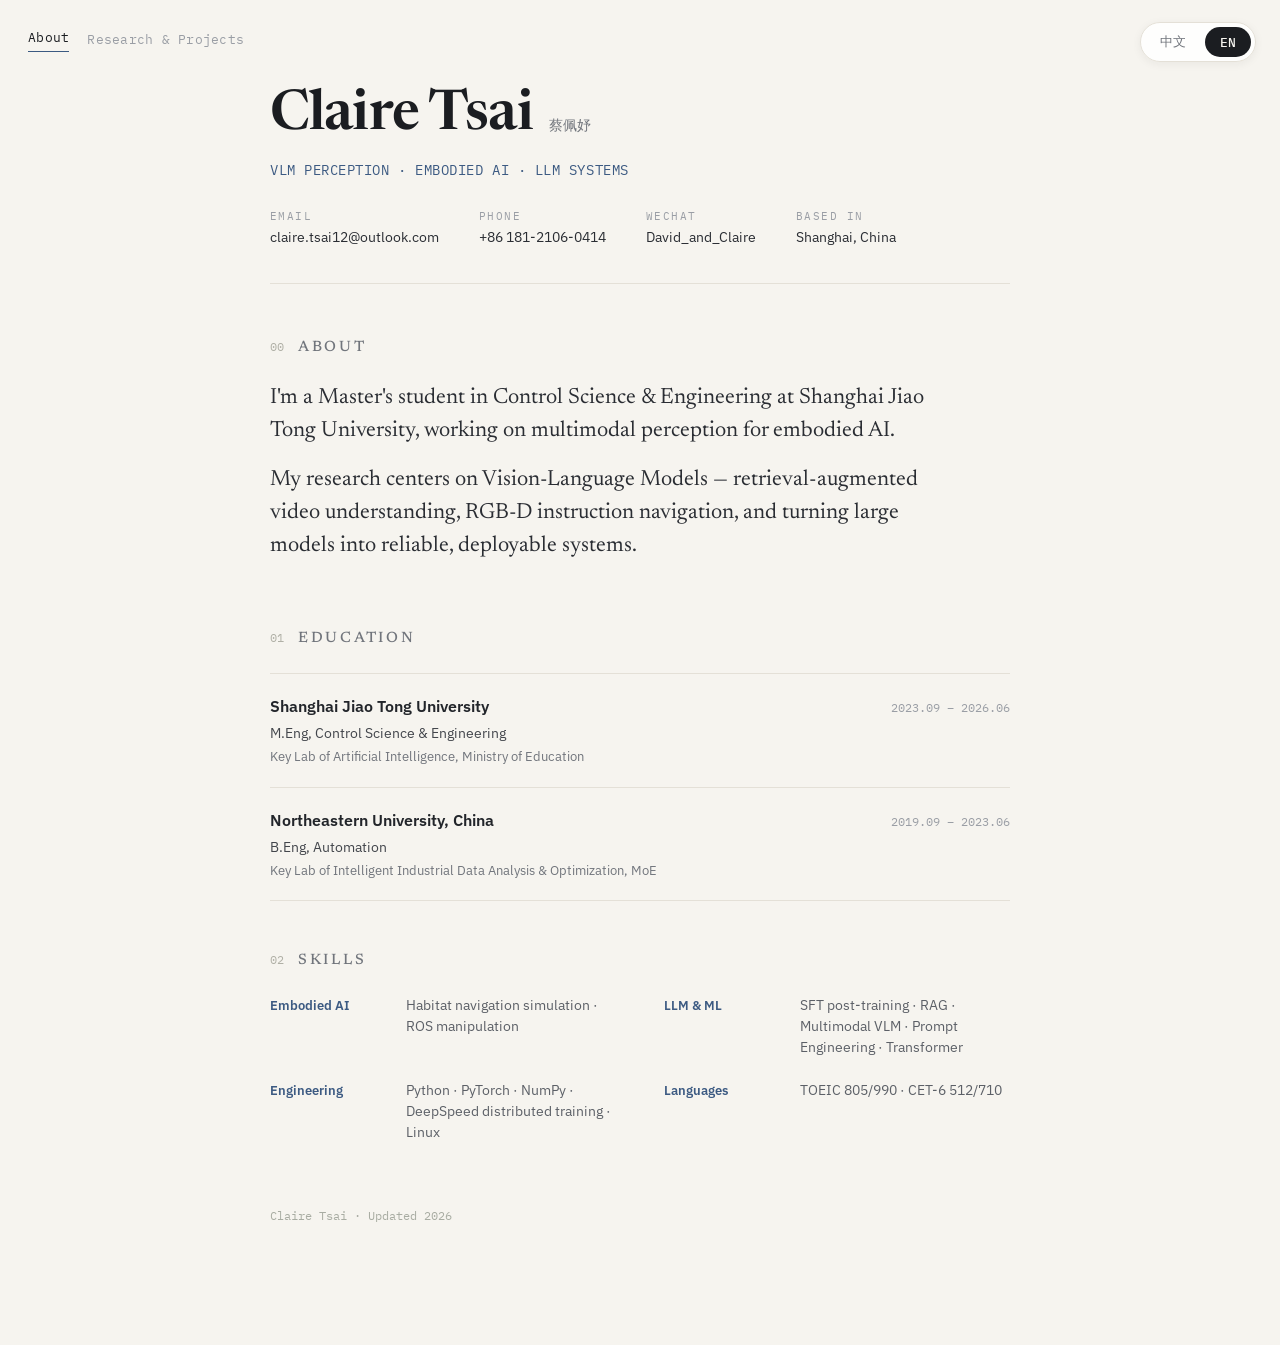
<file: index.html>
<!DOCTYPE html>
<html lang="en">
<head>
  <meta charset="UTF-8" />
  <meta name="viewport" content="width=device-width, initial-scale=1.0" />
  <title>Claire Tsai · 蔡佩妤</title>
  <meta name="description" content="Claire Tsai (蔡佩妤) — M.Eng student at Shanghai Jiao Tong University working on Vision-Language Models and embodied AI." />
  <!-- Favicon -->
  <link rel="icon" href="favicon.svg" type="image/svg+xml" />
  <link rel="icon" href="favicon.ico" sizes="any" />
  <link rel="apple-touch-icon" href="apple-touch-icon.png" />
  <!-- Fonts -->
  <link rel="preconnect" href="https://fonts.googleapis.com" />
  <link rel="preconnect" href="https://fonts.gstatic.com" crossorigin />
  <link href="https://fonts.googleapis.com/css2?family=Newsreader:wght@500;600&family=IBM+Plex+Sans:wght@400;500;600&family=IBM+Plex+Mono:wght@400;500&family=Noto+Sans+SC:wght@400;500;600&family=Noto+Serif+SC:wght@500;600&display=swap" rel="stylesheet" />
  <link rel="stylesheet" href="style.css" />
</head>
<body data-page="about">

  <nav class="site-nav" id="site-nav"></nav>
  <div class="lang-toggle" id="lang-toggle"></div>

  <main class="page" id="about-root">
    <!-- Content is generated from site.js (edit that file to change your info). -->
    <noscript>
      <p style="padding:80px 0;">This page needs JavaScript to display. Please enable it, or view the source content in <code>site.js</code>.</p>
    </noscript>
  </main>

  <script src="site.js"></script>
</body>
</html>
</file>
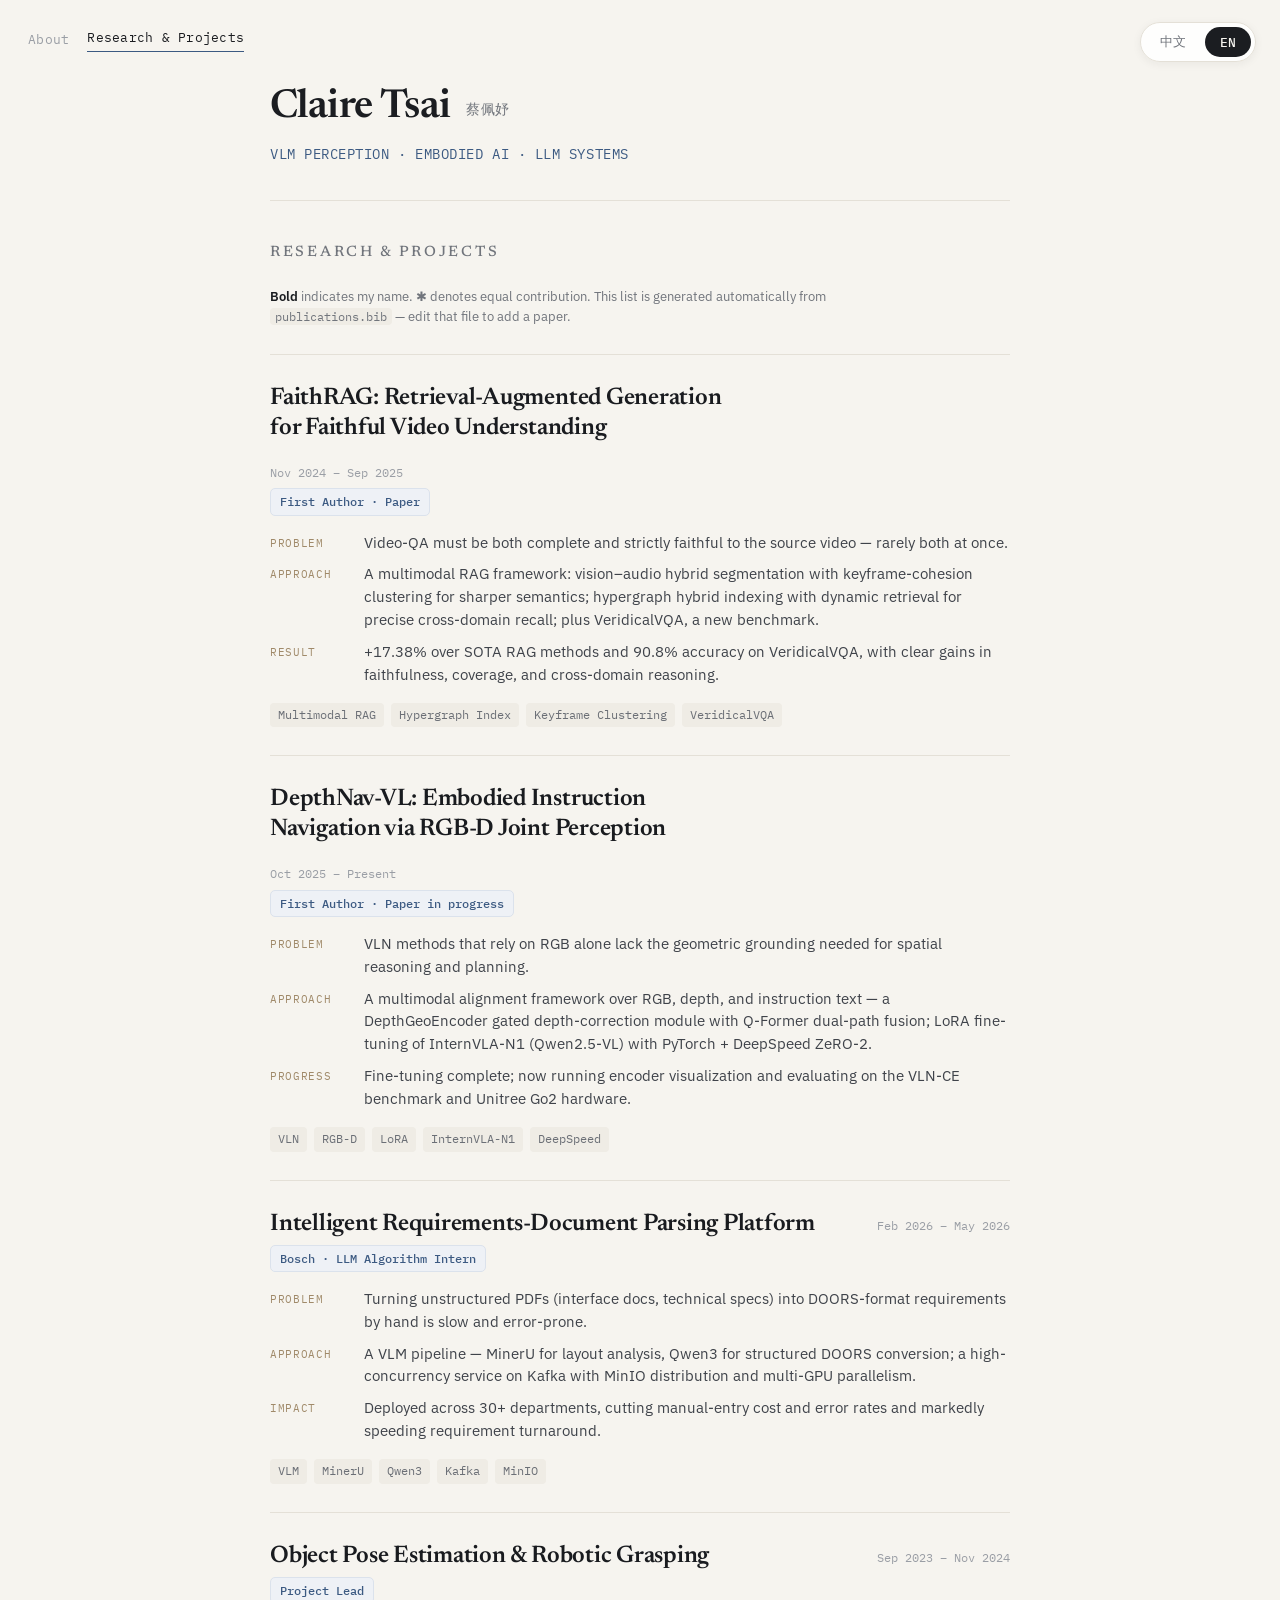
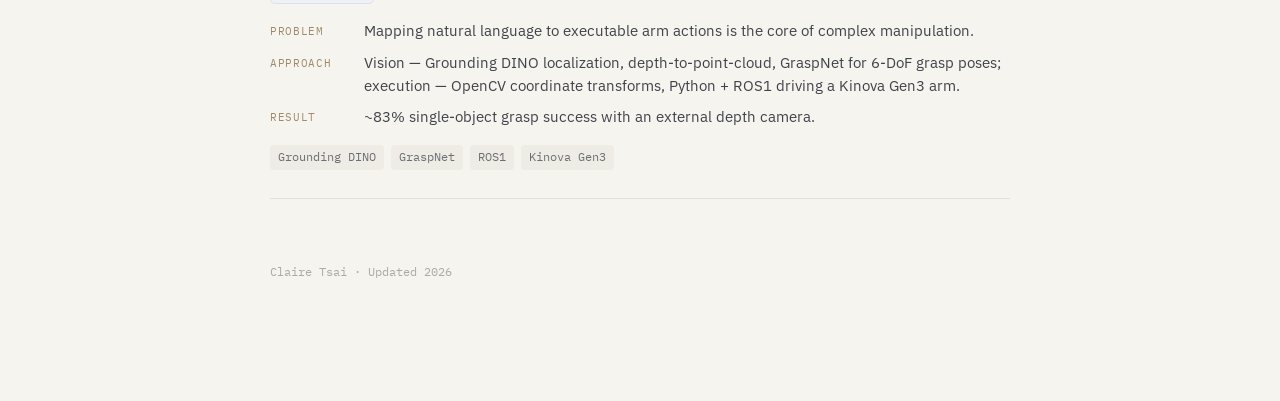
<file: publications.html>
<!DOCTYPE html>
<html lang="en">
<head>
  <meta charset="UTF-8" />
  <meta name="viewport" content="width=device-width, initial-scale=1.0" />
  <title>Research & Projects · Claire Tsai</title>
  <meta name="description" content="Research and projects by Claire Tsai (蔡佩妤) — Vision-Language Models, RAG, embodied navigation." />
  <!-- Favicon -->
  <link rel="icon" href="favicon.svg" type="image/svg+xml" />
  <link rel="icon" href="favicon.ico" sizes="any" />
  <link rel="apple-touch-icon" href="apple-touch-icon.png" />
  <!-- Fonts -->
  <link rel="preconnect" href="https://fonts.googleapis.com" />
  <link rel="preconnect" href="https://fonts.gstatic.com" crossorigin />
  <link href="https://fonts.googleapis.com/css2?family=Newsreader:wght@500;600&family=IBM+Plex+Sans:wght@400;500;600&family=IBM+Plex+Mono:wght@400;500&family=Noto+Sans+SC:wght@400;500;600&family=Noto+Serif+SC:wght@500;600&display=swap" rel="stylesheet" />
  <link rel="stylesheet" href="style.css" />
</head>
<body data-page="pub">

  <nav class="site-nav" id="site-nav"></nav>
  <div class="lang-toggle" id="lang-toggle"></div>

  <main class="page" id="pub-root">
    <!-- Content is generated from site.js (edit the `projects` list there). -->
    <noscript>
      <p style="padding:80px 0;">This page needs JavaScript to display. Please enable it, or view the source content in <code>site.js</code>.</p>
    </noscript>
  </main>

  <script src="site.js"></script>
</body>
</html>
</file>
<file: style.css>
/* =========================================================
   Claire Tsai — personal site (CV design system)
   Fonts loaded via Google Fonts <link> in each page's <head>.
   Colors are grouped at the top so they're easy to tweak.
   ========================================================= */

:root {
  --bg:        #f6f4ef;   /* page background (cream)      */
  --ink:       #1b1d21;   /* primary text                */
  --ink-2:     #2a2d33;   /* body / values               */
  --ink-3:     #3f434a;   /* project bullet text         */
  --muted:     #71757c;   /* secondary text              */
  --muted-2:   #9a9ea5;   /* labels, dates               */
  --faint:     #b0b0a6;   /* section numbers             */
  --accent:    #3c5a82;   /* blue accent                 */
  --line:      #e4e0d7;   /* hairline borders            */
  --tag-bg:    #efece5;   /* tag pill background         */
  --serif:     'Newsreader', 'Noto Serif SC', Georgia, serif;
  --sans:      'IBM Plex Sans', 'Noto Sans SC', -apple-system, BlinkMacSystemFont, sans-serif;
  --mono:      'IBM Plex Mono', ui-monospace, monospace;
}

* { margin: 0; padding: 0; box-sizing: border-box; }

body {
  background: var(--bg);
  color: var(--ink);
  font-family: var(--sans);
  font-size: 15px;
  line-height: 1.6;
  -webkit-font-smoothing: antialiased;
}

a { color: inherit; }

/* ---------- Fixed top controls ---------- */
.site-nav {
  position: fixed;
  top: 22px;
  left: 24px;
  z-index: 20;
  display: flex;
  gap: 18px;
  align-items: center;
  padding: 6px 4px;
}
.site-nav a {
  font-family: var(--mono);
  font-size: 13px;
  letter-spacing: 0.02em;
  color: var(--muted-2);
  text-decoration: none;
}
.site-nav a:hover { color: var(--ink); }
.site-nav a.active { color: var(--ink); border-bottom: 1.5px solid var(--accent); padding-bottom: 2px; }

.lang-toggle {
  position: fixed;
  top: 22px;
  right: 24px;
  z-index: 20;
  display: flex;
  gap: 4px;
  padding: 4px;
  background: rgba(255,255,255,0.85);
  backdrop-filter: blur(8px);
  border: 1px solid var(--line);
  border-radius: 999px;
  box-shadow: 0 2px 10px rgba(27,29,33,0.06);
}
.lang-btn {
  font-family: var(--mono);
  font-size: 12.5px;
  font-weight: 500;
  border: none;
  cursor: pointer;
  border-radius: 999px;
  padding: 6px 15px;
  background: transparent;
  color: var(--muted);
  transition: all .18s;
}
.lang-btn.active { background: var(--ink); color: var(--bg); }

/* ---------- Page container ---------- */
.page {
  max-width: 820px;
  margin: 0 auto;
  padding: 88px 40px 120px;
}

/* ---------- Header ---------- */
.cv-header {
  border-bottom: 1px solid var(--line);
  padding-bottom: 34px;
  margin-bottom: 52px;
}
.cv-header.slim { margin-bottom: 40px; }
.name-row {
  display: flex;
  align-items: flex-end;
  gap: 16px;
  flex-wrap: wrap;
}
.cv-name {
  font-family: var(--serif);
  font-weight: 600;
  font-size: 56px;
  line-height: 1;
  letter-spacing: -0.015em;
  text-decoration: none;
}
.cv-header.slim .cv-name { font-size: 40px; }
.cv-namesub {
  font-family: var(--mono);
  font-size: 14px;
  color: var(--muted);
  letter-spacing: 0.02em;
  padding-bottom: 8px;
}
.cv-tagline {
  margin-top: 16px;
  font-family: var(--mono);
  font-size: 13.5px;
  letter-spacing: 0.04em;
  color: var(--accent);
  text-transform: uppercase;
}
.contacts {
  display: flex;
  flex-wrap: wrap;
  gap: 26px 40px;
  margin-top: 26px;
}
.contact { display: flex; flex-direction: column; gap: 2px; }
.contact-label {
  font-family: var(--mono);
  font-size: 10.5px;
  letter-spacing: 0.14em;
  text-transform: uppercase;
  color: var(--muted-2);
}
.contact-value { font-size: 14px; color: var(--ink-2); text-decoration: none; }
a.contact-value:hover { color: var(--accent); }

/* ---------- Sections ---------- */
.section { margin-bottom: 64px; }
.section.tight { margin-bottom: 48px; }
.section-head {
  display: flex;
  align-items: baseline;
  gap: 14px;
  margin-bottom: 22px;
}
.sec-num { font-family: var(--mono); font-size: 12px; color: var(--faint); }
.sec-title {
  margin: 0;
  font-family: var(--serif);
  font-weight: 500;
  font-size: 15px;
  letter-spacing: 0.18em;
  text-transform: uppercase;
  color: var(--muted);
}

/* About paragraphs */
.about-list { display: flex; flex-direction: column; gap: 16px; max-width: 680px; }
.about-p {
  font-family: var(--serif);
  font-size: 22px;
  line-height: 1.5;
  color: var(--ink-2);
  text-wrap: pretty;
}

/* Education */
.edu-list { display: flex; flex-direction: column; }
.edu-row {
  border-top: 1px solid var(--line);
  padding: 20px 0;
  display: flex;
  justify-content: space-between;
  align-items: baseline;
  gap: 20px;
  flex-wrap: wrap;
}
.edu-list .cap { border-top: 1px solid var(--line); }
.edu-school { font-size: 16px; font-weight: 600; color: #22252a; }
.edu-degree { font-size: 14px; color: #43464c; margin-top: 3px; }
.edu-lab { font-size: 13px; color: var(--muted); margin-top: 3px; line-height: 1.45; }
.edu-date { font-family: var(--mono); font-size: 12px; color: var(--muted-2); white-space: nowrap; flex-shrink: 0; }

/* Skills */
.skills-grid { display: grid; grid-template-columns: repeat(2, 1fr); gap: 22px 48px; }
.skill-row { display: grid; grid-template-columns: 120px 1fr; gap: 16px; align-items: baseline; }
.skill-label { font-size: 13px; font-weight: 600; color: var(--accent); }
.skill-items { font-size: 13.5px; color: #5c6067; line-height: 1.55; }

/* Projects */
.pub-note {
  font-size: 13px;
  color: var(--muted);
  max-width: 680px;
  margin-bottom: 26px;
  line-height: 1.6;
}
.pub-note b { color: var(--ink); font-weight: 600; }
.pub-note code {
  font-family: var(--mono);
  font-size: 12px;
  background: var(--tag-bg);
  padding: 1px 5px;
  border-radius: 4px;
}
.proj-list { display: flex; flex-direction: column; }
.proj-list .cap { border-top: 1px solid var(--line); }
.proj { border-top: 1px solid var(--line); padding: 28px 0; }
.proj-head {
  display: flex;
  justify-content: space-between;
  align-items: baseline;
  gap: 20px;
  flex-wrap: wrap;
  margin-bottom: 6px;
}
.proj-title {
  margin: 0;
  font-family: var(--serif);
  font-weight: 600;
  font-size: 24px;
  line-height: 1.25;
  color: #191b1f;
  letter-spacing: -0.01em;
  max-width: 600px;
  text-wrap: balance;
}
.proj-date { font-family: var(--mono); font-size: 12px; color: var(--muted-2); white-space: nowrap; flex-shrink: 0; }
.proj-badge {
  display: inline-flex;
  align-items: center;
  gap: 8px;
  font-family: var(--mono);
  font-size: 12px;
  font-weight: 500;
  color: var(--accent);
  background: #eef1f6;
  border: 1px solid #dbe2ec;
  border-radius: 5px;
  padding: 3px 9px;
  margin-bottom: 16px;
}
.proj-bullets { display: flex; flex-direction: column; gap: 9px; }
.bullet { display: grid; grid-template-columns: 80px 1fr; gap: 14px; align-items: start; }
.bullet-label {
  font-family: var(--mono);
  font-size: 11px;
  letter-spacing: 0.06em;
  text-transform: uppercase;
  color: #a08a6a;
  padding-top: 3px;
}
.bullet-text { font-size: 14.5px; color: var(--ink-3); line-height: 1.58; text-wrap: pretty; }
.proj-tags { display: flex; flex-wrap: wrap; gap: 7px; margin-top: 16px; }
.tag {
  font-family: var(--mono);
  font-size: 11.5px;
  color: #6b6f76;
  background: var(--tag-bg);
  border-radius: 4px;
  padding: 3px 8px;
}
.proj-links { display: flex; flex-wrap: wrap; gap: 8px; margin-top: 14px; }
.proj-links a {
  font-family: var(--mono);
  font-size: 12px;
  text-decoration: none;
  color: var(--accent);
  border: 1px solid #dbe2ec;
  background: #eef1f6;
  border-radius: 5px;
  padding: 3px 10px;
}
.proj-links a:hover { border-color: var(--accent); }

/* Footer */
.cv-footer { font-family: var(--mono); font-size: 11.5px; color: #a8aca2; }

/* ---------- Small screens ---------- */
@media (max-width: 640px) {
  .page { padding: 84px 22px 90px; }
  .cv-name { font-size: 42px; }
  .cv-header.slim .cv-name { font-size: 32px; }
  .about-p { font-size: 19px; }
  .skills-grid { grid-template-columns: 1fr; }
  .site-nav { top: 16px; left: 16px; gap: 14px; }
  .lang-toggle { top: 14px; right: 14px; }
}
</file>
